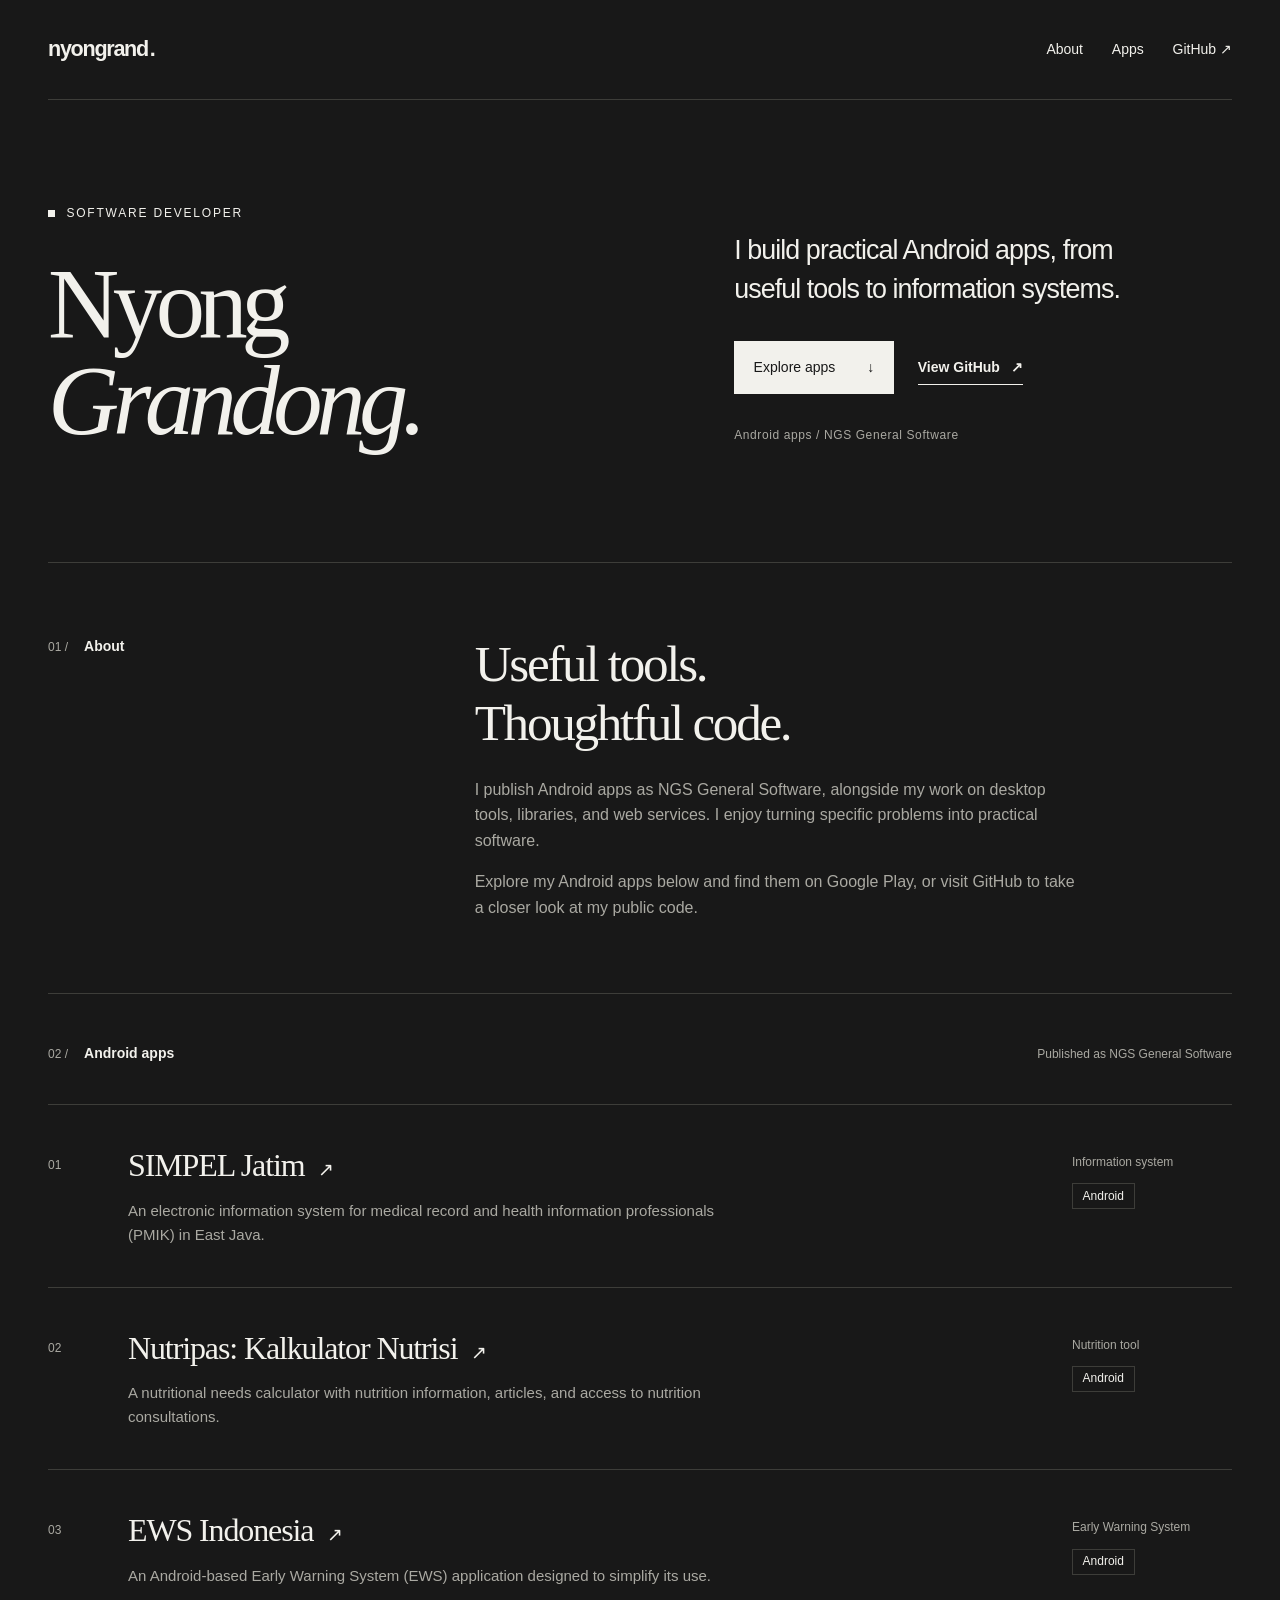
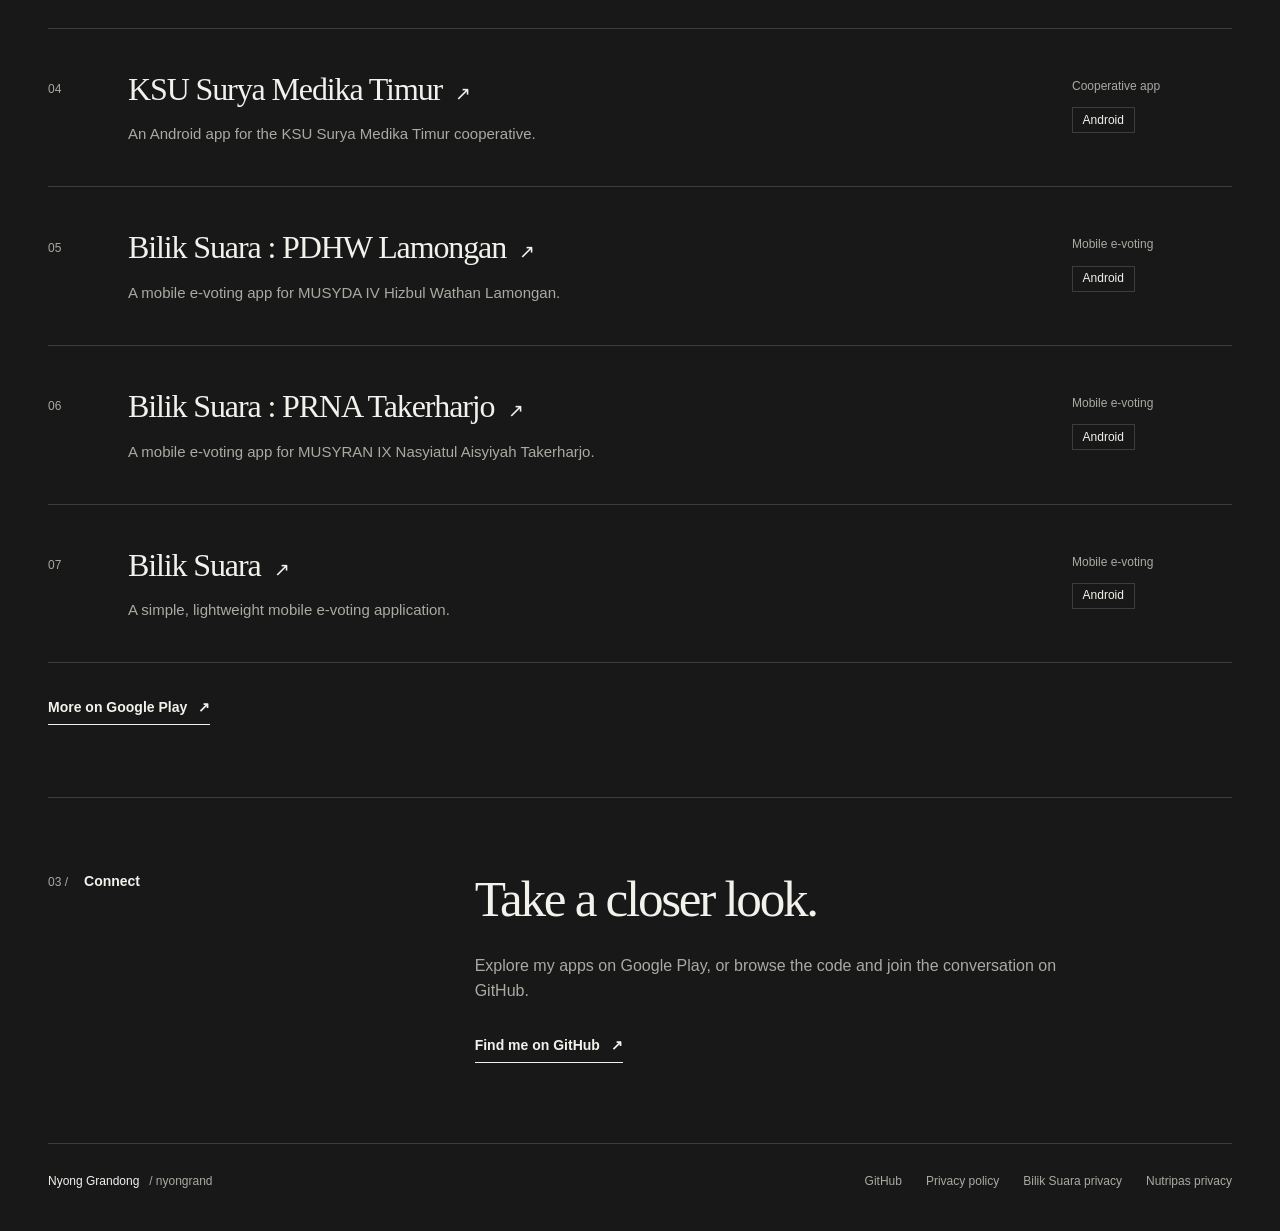
<file: index.html>
<!DOCTYPE html>
<html lang="en">
  <head>
    <meta charset="utf-8">
    <meta name="viewport" content="width=device-width, initial-scale=1">
    <meta name="description" content="Explore Android apps by Nyong Grandong and NGS General Software, from nutrition tools and information systems to mobile e-voting. Find them on Google Play.">
    <meta name="theme-color" content="#181818">
    <title>Nyong Grandong — Software Developer</title>
    <link rel="icon" href="favicon.svg" type="image/svg+xml">
    <link rel="stylesheet" href="styles.css">
  </head>
  <body>
    <a class="skip-link" href="#main">Skip to content</a>
    <div class="page-shell">
      <header class="site-header">
        <a class="wordmark" href="./" aria-label="nyongrand home">nyongrand<span aria-hidden="true">.</span></a>
        <nav aria-label="Main navigation">
          <a href="#about">About</a>
          <a href="#projects">Apps</a>
          <a href="https://github.com/nyongrand">GitHub <span aria-hidden="true">↗</span></a>
        </nav>
      </header>
      <main id="main" tabindex="-1">
        <section class="hero" aria-labelledby="intro-title">
          <div class="hero-title">
            <p class="eyebrow"><span class="small-square" aria-hidden="true"></span> Software Developer</p>
            <h1 id="intro-title">Nyong<br><em>Grandong.</em></h1>
          </div>
          <div class="hero-intro">
            <p class="hero-description">I build practical Android apps, from useful tools to information systems.</p>
            <div class="hero-actions">
              <a class="button" href="#projects">Explore apps <span aria-hidden="true">↓</span></a>
              <a class="text-link" href="https://github.com/nyongrand">View GitHub <span aria-hidden="true">↗</span></a>
            </div>
            <p class="hero-note">Android apps / NGS General Software</p>
          </div>
        </section>
        <section class="about section-grid" id="about" aria-labelledby="about-title">
          <div class="section-label"><span aria-hidden="true">01 /</span><h2 id="about-title">About</h2></div>
          <div class="about-content">
            <p class="statement">Useful tools.<br>Thoughtful code.</p>
            <p class="body-copy">I publish Android apps as NGS General Software, alongside my work on desktop tools, libraries, and web services. I enjoy turning specific problems into practical software.</p>
            <p class="body-copy">Explore my Android apps below and find them on Google Play, or visit GitHub to take a closer look at my public code.</p>
          </div>
        </section>
        <section class="projects" id="projects" aria-labelledby="projects-title">
          <div class="projects-heading">
            <div class="section-label"><span aria-hidden="true">02 /</span><h2 id="projects-title">Android apps</h2></div>
            <span class="section-aside">Published as NGS General Software</span>
          </div>
          <ol class="project-list">
            <li class="project">
              <span class="project-number" aria-hidden="true">01</span>
              <div class="project-main">
                <h3><a href="https://play.google.com/store/apps/details?id=com.nyongrand.pormiki.jatim">SIMPEL Jatim <span aria-hidden="true">↗</span></a></h3>
                <p>An electronic information system for medical record and health information professionals (PMIK) in East Java.</p>
              </div>
              <div class="project-meta"><span>Information system</span><span class="technology">Android</span></div>
            </li>
            <li class="project">
              <span class="project-number" aria-hidden="true">02</span>
              <div class="project-main">
                <h3><a href="https://play.google.com/store/apps/details?id=com.nyongrand.alimak">Nutripas: Kalkulator Nutrisi <span aria-hidden="true">↗</span></a></h3>
                <p>A nutritional needs calculator with nutrition information, articles, and access to nutrition consultations.</p>
              </div>
              <div class="project-meta"><span>Nutrition tool</span><span class="technology">Android</span></div>
            </li>
            <li class="project">
              <span class="project-number" aria-hidden="true">03</span>
              <div class="project-main">
                <h3><a href="https://play.google.com/store/apps/details?id=com.nyongrand.ews">EWS Indonesia <span aria-hidden="true">↗</span></a></h3>
                <p>An Android-based Early Warning System (EWS) application designed to simplify its use.</p>
              </div>
              <div class="project-meta"><span>Early Warning System</span><span class="technology">Android</span></div>
            </li>
            <li class="project">
              <span class="project-number" aria-hidden="true">04</span>
              <div class="project-main">
                <h3><a href="https://play.google.com/store/apps/details?id=com.nyongrand.ksusmt">KSU Surya Medika Timur <span aria-hidden="true">↗</span></a></h3>
                <p>An Android app for the KSU Surya Medika Timur cooperative.</p>
              </div>
              <div class="project-meta"><span>Cooperative app</span><span class="technology">Android</span></div>
            </li>
            <li class="project">
              <span class="project-number" aria-hidden="true">05</span>
              <div class="project-main">
                <h3><a href="https://play.google.com/store/apps/details?id=com.nyongrand.biliksuara">Bilik Suara : PDHW Lamongan <span aria-hidden="true">↗</span></a></h3>
                <p>A mobile e-voting app for MUSYDA IV Hizbul Wathan Lamongan.</p>
              </div>
              <div class="project-meta"><span>Mobile e-voting</span><span class="technology">Android</span></div>
            </li>
            <li class="project">
              <span class="project-number" aria-hidden="true">06</span>
              <div class="project-main">
                <h3><a href="https://play.google.com/store/apps/details?id=com.nyongrand.biliksuara.alt1">Bilik Suara : PRNA Takerharjo <span aria-hidden="true">↗</span></a></h3>
                <p>A mobile e-voting app for MUSYRAN IX Nasyiatul Aisyiyah Takerharjo.</p>
              </div>
              <div class="project-meta"><span>Mobile e-voting</span><span class="technology">Android</span></div>
            </li>
            <li class="project">
              <span class="project-number" aria-hidden="true">07</span>
              <div class="project-main">
                <h3><a href="https://play.google.com/store/apps/details?id=com.nyongrand.biliksuara.alt2">Bilik Suara <span aria-hidden="true">↗</span></a></h3>
                <p>A simple, lightweight mobile e-voting application.</p>
              </div>
              <div class="project-meta"><span>Mobile e-voting</span><span class="technology">Android</span></div>
            </li>
          </ol>
          <a class="text-link all-projects" href="https://play.google.com/store/apps/dev?id=7903579975704924062">More on Google Play <span aria-hidden="true">↗</span></a>
        </section>
        <section class="connect section-grid" aria-labelledby="connect-title">
          <div class="section-label"><span aria-hidden="true">03 /</span><h2 id="connect-title">Connect</h2></div>
          <div class="connect-content">
            <p class="statement">Take a closer look.</p>
            <p class="body-copy">Explore my apps on Google Play, or browse the code and join the conversation on GitHub.</p>
            <a class="text-link" href="https://github.com/nyongrand">Find me on GitHub <span aria-hidden="true">↗</span></a>
          </div>
        </section>
      </main>
      <footer class="site-footer">
        <p>Nyong Grandong <span class="footer-handle">/ nyongrand</span></p>
        <nav aria-label="Footer navigation">
          <a href="https://github.com/nyongrand">GitHub</a>
          <a href="/umum/kebijakan_privasi.html">Privacy policy</a>
          <a href="/bilik-suara/kebijakan_privasi.html">Bilik Suara privacy</a>
          <a href="/nutripas/kebijakan_privasi.html">Nutripas privacy</a>
        </nav>
      </footer>
    </div>
  </body>
</html>
</file>
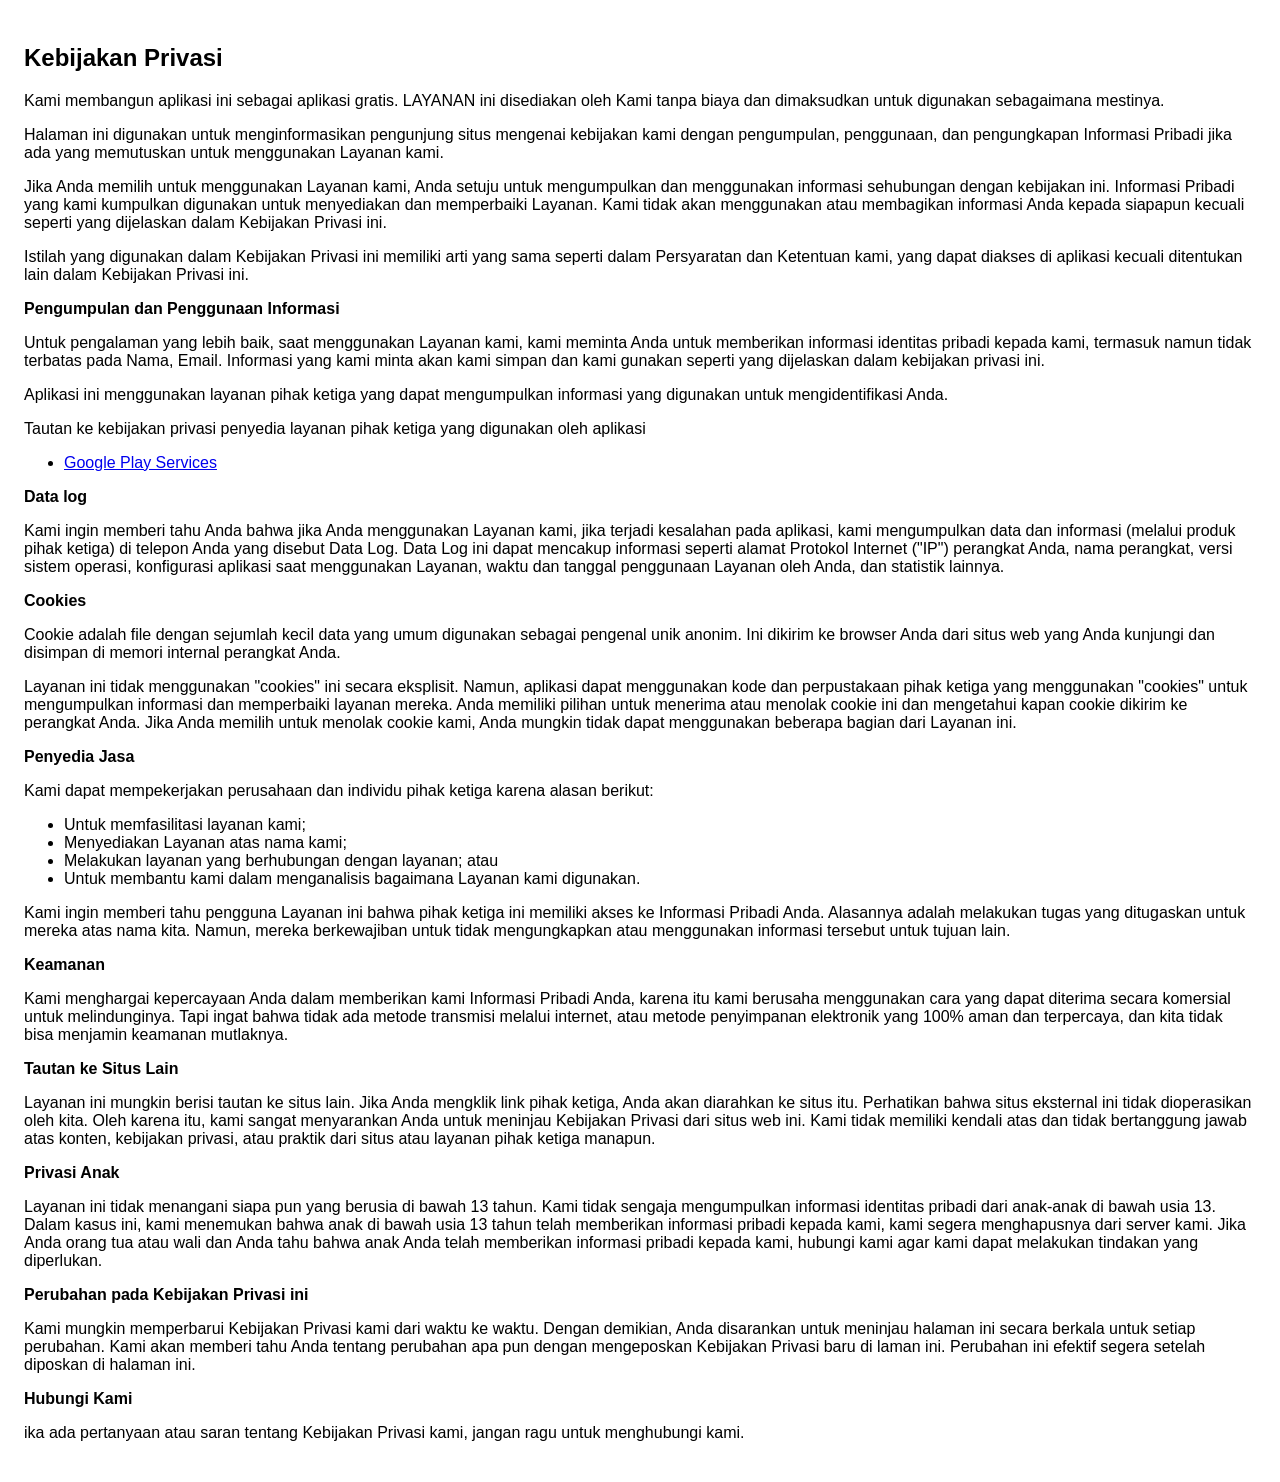
<file: kebijakan_privasi.html>
<!DOCTYPE html>
<html lang="id">
<head>
  <meta charset="utf-8">
  <meta name="viewport" content="width=device-width, initial-scale=1">
  <meta http-equiv="refresh" content="0; url=/umum/kebijakan_privasi.html">
  <link rel="canonical" href="https://nyongrand.github.io/umum/kebijakan_privasi.html">
  <title>Kebijakan Privasi</title>
</head>
<body>
  <p>Halaman kebijakan privasi telah dipindahkan. <a href="/umum/kebijakan_privasi.html">Buka Kebijakan Privasi</a>.</p>
</body>
</html>
</file>
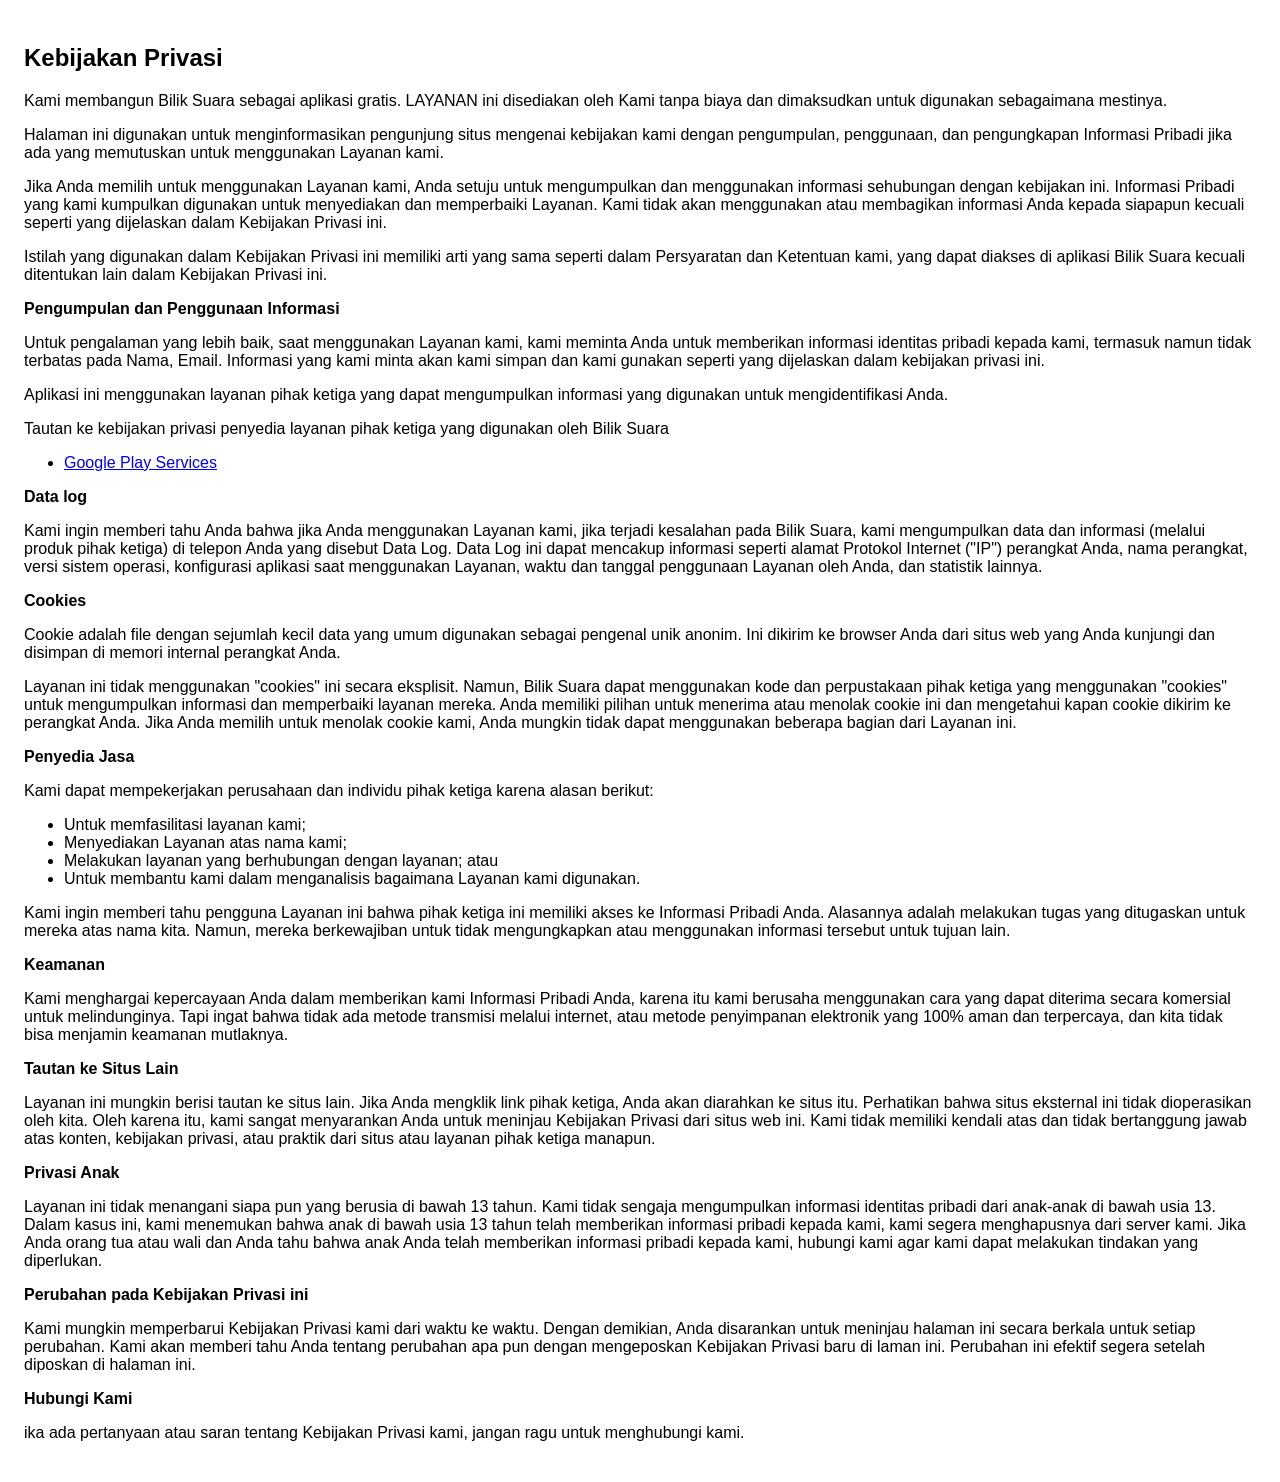
<file: kebijakan_privasi_bilik_suara.html>
<!DOCTYPE html>
<html lang="id">
<head>
  <meta charset="utf-8">
  <meta name="viewport" content="width=device-width, initial-scale=1">
  <meta http-equiv="refresh" content="0; url=/bilik-suara/kebijakan_privasi.html">
  <link rel="canonical" href="https://nyongrand.github.io/bilik-suara/kebijakan_privasi.html">
  <title>Kebijakan Privasi Bilik Suara</title>
</head>
<body>
  <p>Halaman kebijakan privasi telah dipindahkan. <a href="/bilik-suara/kebijakan_privasi.html">Buka Kebijakan Privasi Bilik Suara</a>.</p>
</body>
</html>
</file>
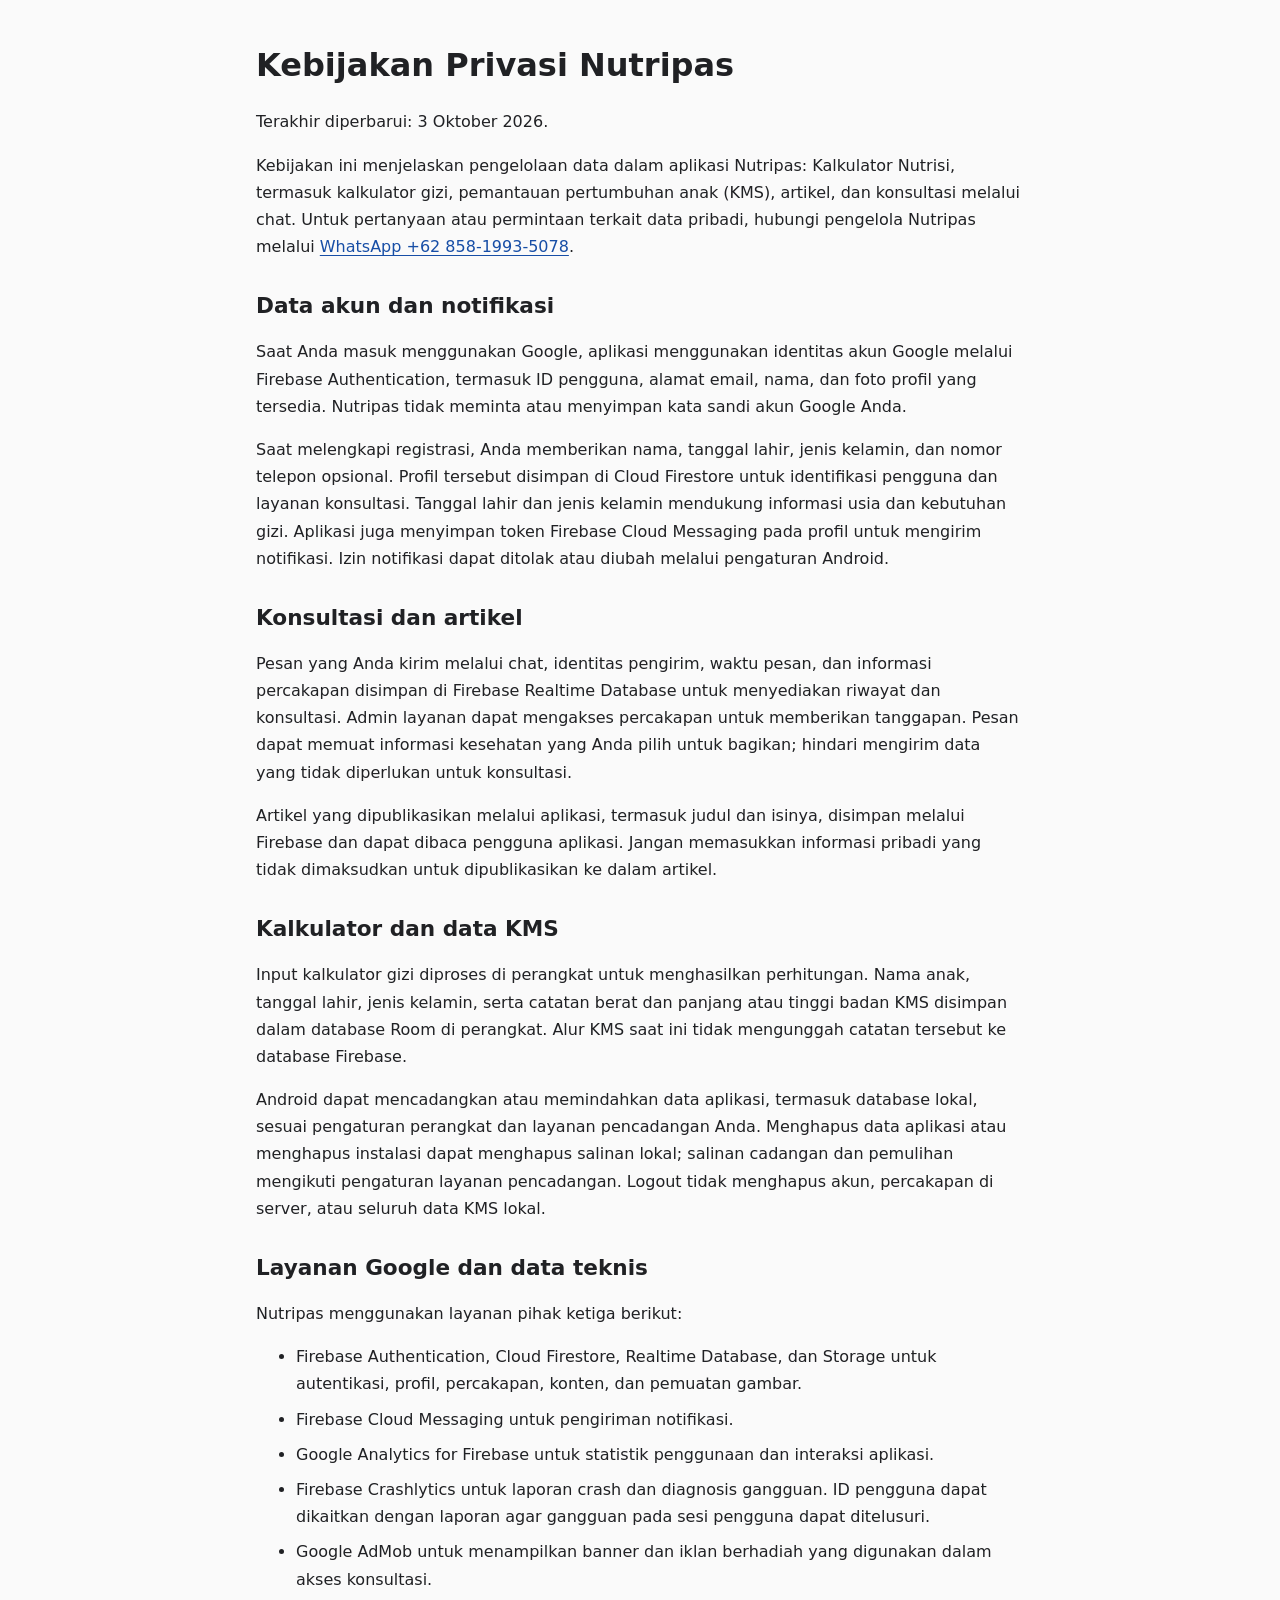
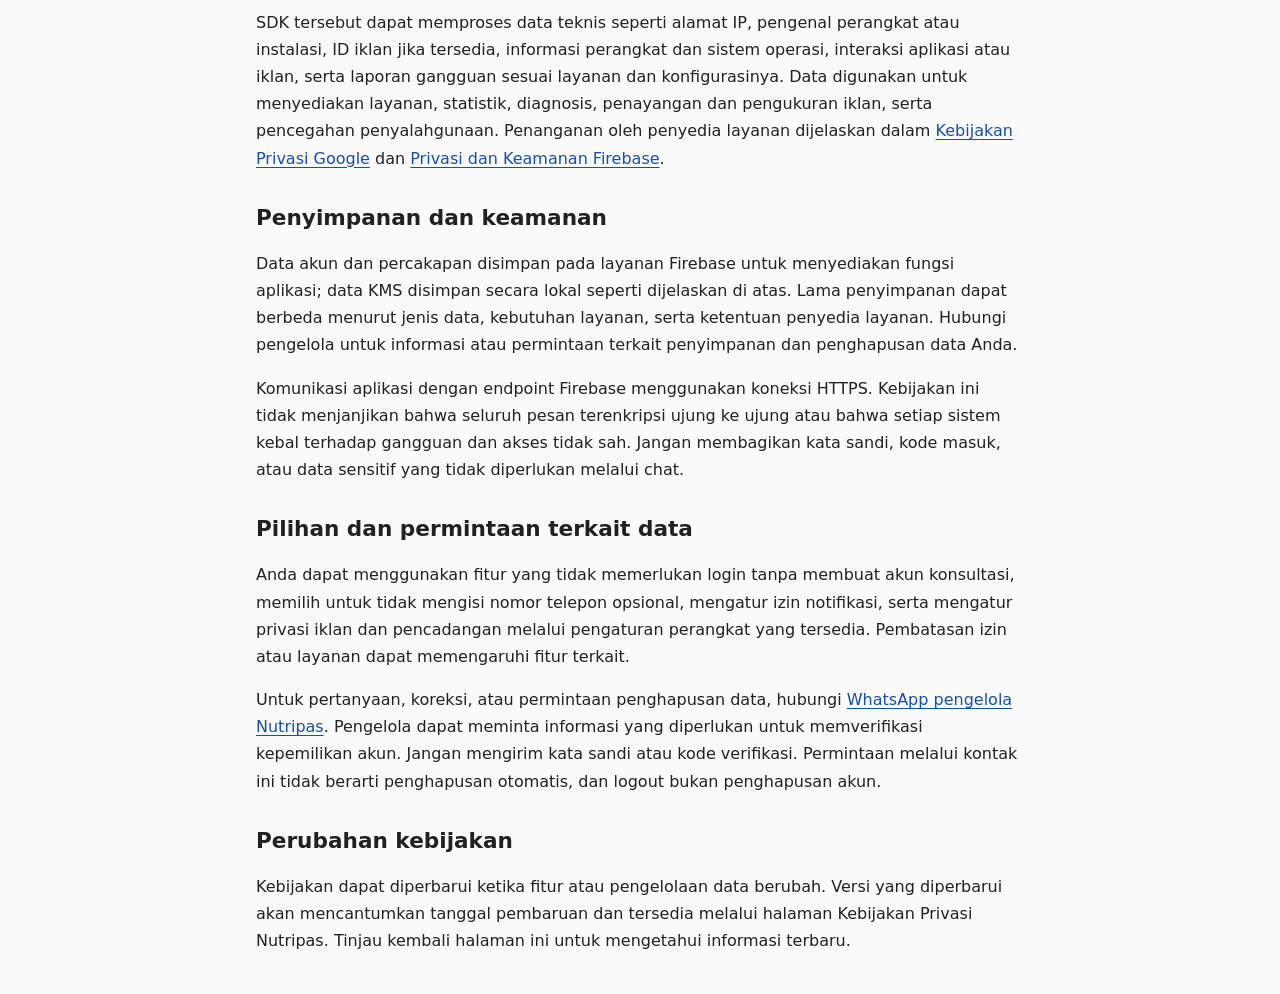
<file: kebijakan_privasi_nutripas.html>
<!DOCTYPE html>
<html lang="id">
<head>
  <meta charset="utf-8">
  <meta name="viewport" content="width=device-width, initial-scale=1">
  <meta http-equiv="refresh" content="0; url=/nutripas/kebijakan_privasi.html">
  <link rel="canonical" href="https://nyongrand.github.io/nutripas/kebijakan_privasi.html">
  <title>Kebijakan Privasi Nutripas</title>
</head>
<body>
  <p>Halaman kebijakan privasi telah dipindahkan. <a href="/nutripas/kebijakan_privasi.html">Buka Kebijakan Privasi Nutripas</a>.</p>
</body>
</html>
</file>
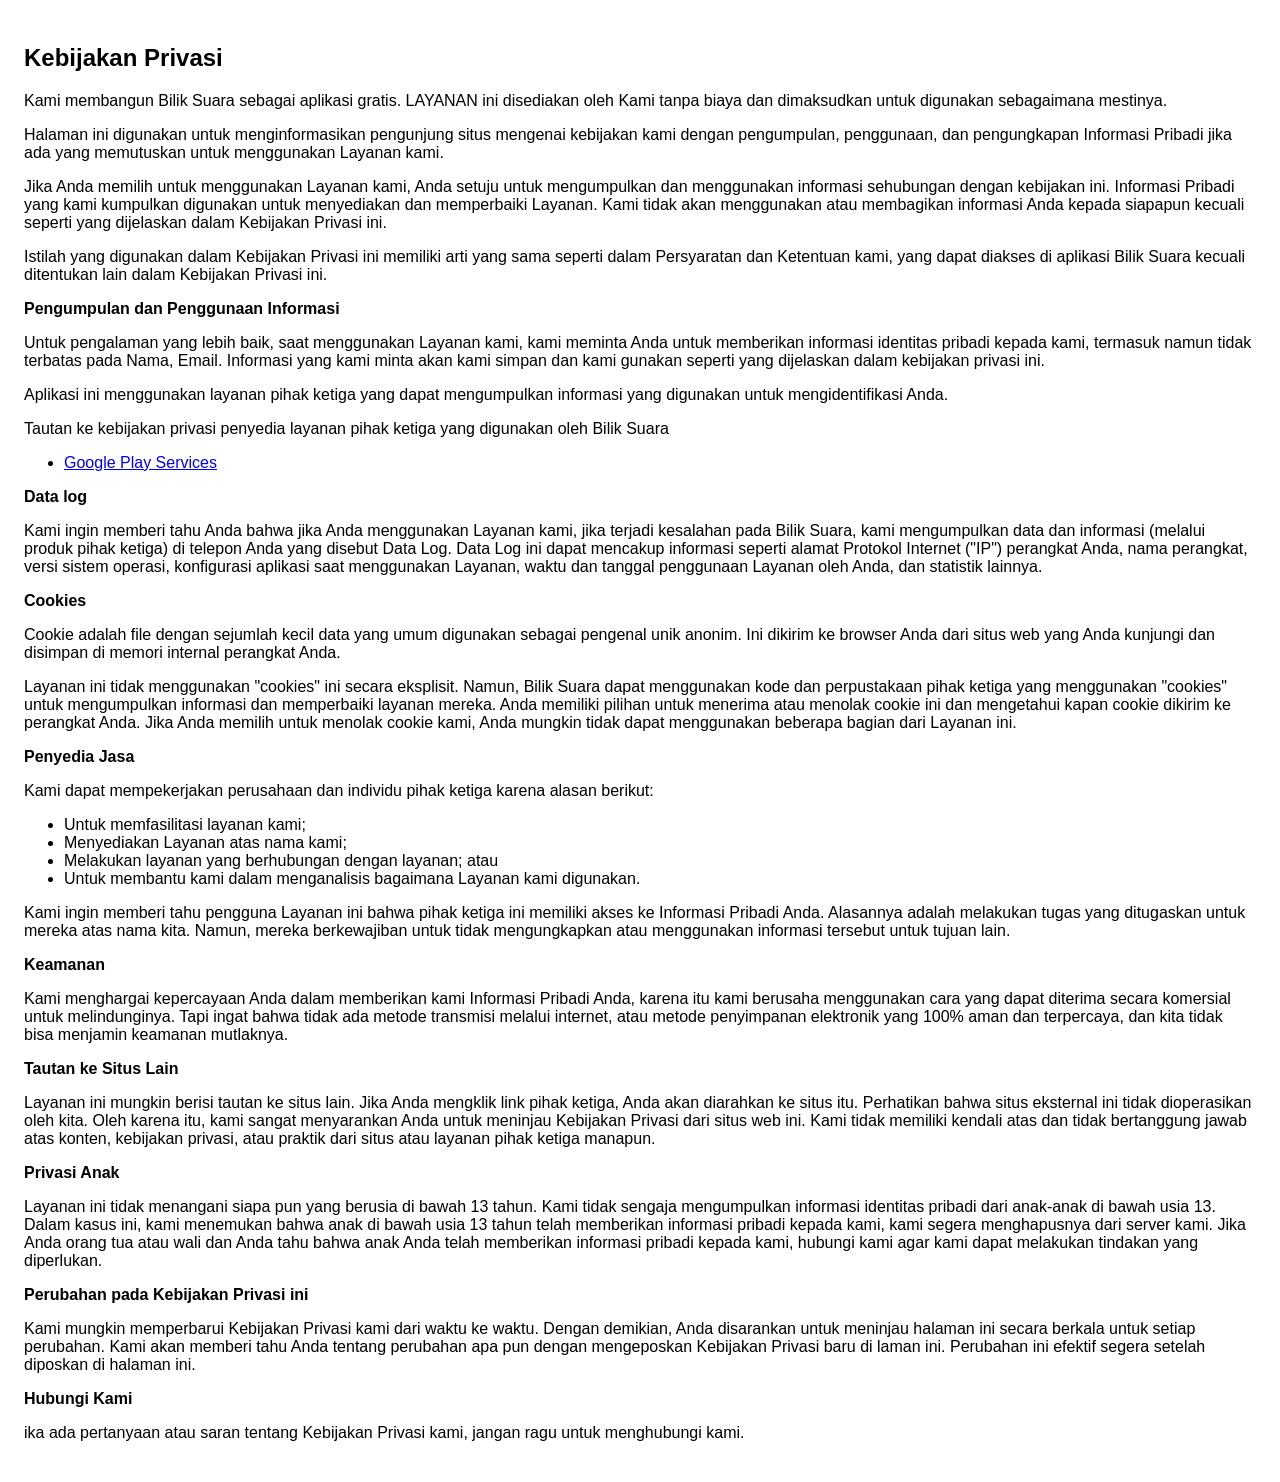
<file: bilik-suara/kebijakan_privasi.html>
<!DOCTYPE html>
<html><head><meta http-equiv="Content-Type" content="text/html; charset=UTF-8">

    <meta name="viewport" content="width=device-width">
    <title>Kebijakan Privasi Bilik Suara</title>
    <style>body{font-family: "Helvetica Neue", Helvetica, Arial, sans-serif; padding:1em;}</style>
  </head>
  <body>
    <h2>Kebijakan Privasi</h2>
    <p> Kami membangun Bilik Suara sebagai aplikasi gratis. LAYANAN ini disediakan oleh Kami tanpa biaya dan dimaksudkan untuk digunakan sebagaimana mestinya.
    </p>
    <p>Halaman ini digunakan untuk menginformasikan pengunjung situs mengenai kebijakan kami dengan pengumpulan, penggunaan, dan pengungkapan Informasi Pribadi jika ada yang memutuskan untuk menggunakan Layanan kami.
    </p>
    <p>Jika Anda memilih untuk menggunakan Layanan kami, Anda setuju untuk mengumpulkan dan menggunakan informasi sehubungan dengan kebijakan ini. Informasi Pribadi yang kami kumpulkan digunakan untuk menyediakan dan memperbaiki Layanan. Kami tidak akan menggunakan atau membagikan informasi Anda kepada siapapun kecuali seperti yang dijelaskan dalam Kebijakan Privasi ini.
    </p>
    <p>Istilah yang digunakan dalam Kebijakan Privasi ini memiliki arti yang sama seperti dalam Persyaratan dan Ketentuan kami, yang dapat diakses di aplikasi Bilik Suara kecuali ditentukan lain dalam Kebijakan Privasi ini.
    </p>
    <p><strong>Pengumpulan dan Penggunaan Informasi</strong></p>
    <p>Untuk pengalaman yang lebih baik, saat menggunakan Layanan kami, kami meminta Anda untuk memberikan informasi identitas pribadi kepada kami, termasuk namun tidak terbatas pada Nama, Email. Informasi yang kami minta akan kami simpan dan kami gunakan seperti yang dijelaskan dalam kebijakan privasi ini.
    </p>
    <p>Aplikasi ini menggunakan layanan pihak ketiga yang dapat mengumpulkan informasi yang digunakan untuk mengidentifikasi Anda.</p>
    <div>
      <p>Tautan ke kebijakan privasi penyedia layanan pihak ketiga yang digunakan oleh Bilik Suara </p>
      <ul>
        <li><a href="http://www.google.com/intl/id_id/policies/privacy/" target="_blank">Google Play Services</a></li>
        <!----> <!----> <!---->
      </ul>
    </div>
    <p><strong>Data log</strong></p>
    <p>Kami ingin memberi tahu Anda bahwa jika Anda menggunakan Layanan kami, jika terjadi kesalahan pada Bilik Suara, kami mengumpulkan data dan informasi (melalui produk pihak ketiga) di telepon Anda yang disebut Data Log. Data Log ini dapat mencakup informasi seperti alamat Protokol Internet ("IP") perangkat Anda, nama perangkat, versi sistem operasi, konfigurasi aplikasi saat menggunakan Layanan, waktu dan tanggal penggunaan Layanan oleh Anda, dan statistik lainnya.
    </p>
    <p><strong>Cookies</strong></p>
    <p>Cookie adalah file dengan sejumlah kecil data yang umum digunakan sebagai pengenal unik anonim. Ini dikirim ke browser Anda dari situs web yang Anda kunjungi dan disimpan di memori internal perangkat Anda.
    </p>
    <p>Layanan ini tidak menggunakan "cookies" ini secara eksplisit. Namun, Bilik Suara dapat menggunakan kode dan perpustakaan pihak ketiga yang menggunakan "cookies" untuk mengumpulkan informasi dan memperbaiki layanan mereka. Anda memiliki pilihan untuk menerima atau menolak cookie ini dan mengetahui kapan cookie dikirim ke perangkat Anda. Jika Anda memilih untuk menolak cookie kami, Anda mungkin tidak dapat menggunakan beberapa bagian dari Layanan ini.
    </p>
    <p><strong>Penyedia Jasa</strong></p>
    <p>Kami dapat mempekerjakan perusahaan dan individu pihak ketiga karena alasan berikut:</p>
    <ul>
      <li>Untuk memfasilitasi layanan kami;</li>
      <li>Menyediakan Layanan atas nama kami;</li>
      <li>Melakukan layanan yang berhubungan dengan layanan; atau</li>
      <li>Untuk membantu kami dalam menganalisis bagaimana Layanan kami digunakan.</li>
    </ul>
    <p>Kami ingin memberi tahu pengguna Layanan ini bahwa pihak ketiga ini memiliki akses ke Informasi Pribadi Anda. Alasannya adalah melakukan tugas yang ditugaskan untuk mereka atas nama kita. Namun, mereka berkewajiban untuk tidak mengungkapkan atau menggunakan informasi tersebut untuk tujuan lain.
    </p>
    <p><strong>Keamanan</strong></p>
    <p>Kami menghargai kepercayaan Anda dalam memberikan kami Informasi Pribadi Anda, karena itu kami berusaha menggunakan cara yang dapat diterima secara komersial untuk melindunginya. Tapi ingat bahwa tidak ada metode transmisi melalui internet, atau metode penyimpanan elektronik yang 100% aman dan terpercaya, dan kita tidak bisa menjamin keamanan mutlaknya.
    </p>
    <p><strong>Tautan ke Situs Lain</strong></p>
    <p>Layanan ini mungkin berisi tautan ke situs lain. Jika Anda mengklik link pihak ketiga, Anda akan diarahkan ke situs itu. Perhatikan bahwa situs eksternal ini tidak dioperasikan oleh kita. Oleh karena itu, kami sangat menyarankan Anda untuk meninjau Kebijakan Privasi dari situs web ini. Kami tidak memiliki kendali atas dan tidak bertanggung jawab atas konten, kebijakan privasi, atau praktik dari situs atau layanan pihak ketiga manapun.
    </p>
    <p><strong>Privasi Anak</strong></p>
    <p>Layanan ini tidak menangani siapa pun yang berusia di bawah 13 tahun. Kami tidak sengaja mengumpulkan informasi identitas pribadi dari anak-anak di bawah usia 13. Dalam kasus ini, kami menemukan bahwa anak di bawah usia 13 tahun telah memberikan informasi pribadi kepada kami, kami segera menghapusnya dari server kami. Jika Anda orang tua atau wali dan Anda tahu bahwa anak Anda telah memberikan informasi pribadi kepada kami, hubungi kami agar kami dapat melakukan tindakan yang diperlukan.
    </p>
    <p><strong>Perubahan pada Kebijakan Privasi ini</strong></p>
    <p>Kami mungkin memperbarui Kebijakan Privasi kami dari waktu ke waktu. Dengan demikian, Anda disarankan untuk meninjau halaman ini secara berkala untuk setiap perubahan. Kami akan memberi tahu Anda tentang perubahan apa pun dengan mengeposkan Kebijakan Privasi baru di laman ini. Perubahan ini efektif segera setelah diposkan di halaman ini.
    </p>
    <p><strong>Hubungi Kami</strong></p>
    <p>ika ada pertanyaan atau saran tentang Kebijakan Privasi kami, jangan ragu untuk menghubungi kami.
    </p>

</body></html>
</file>
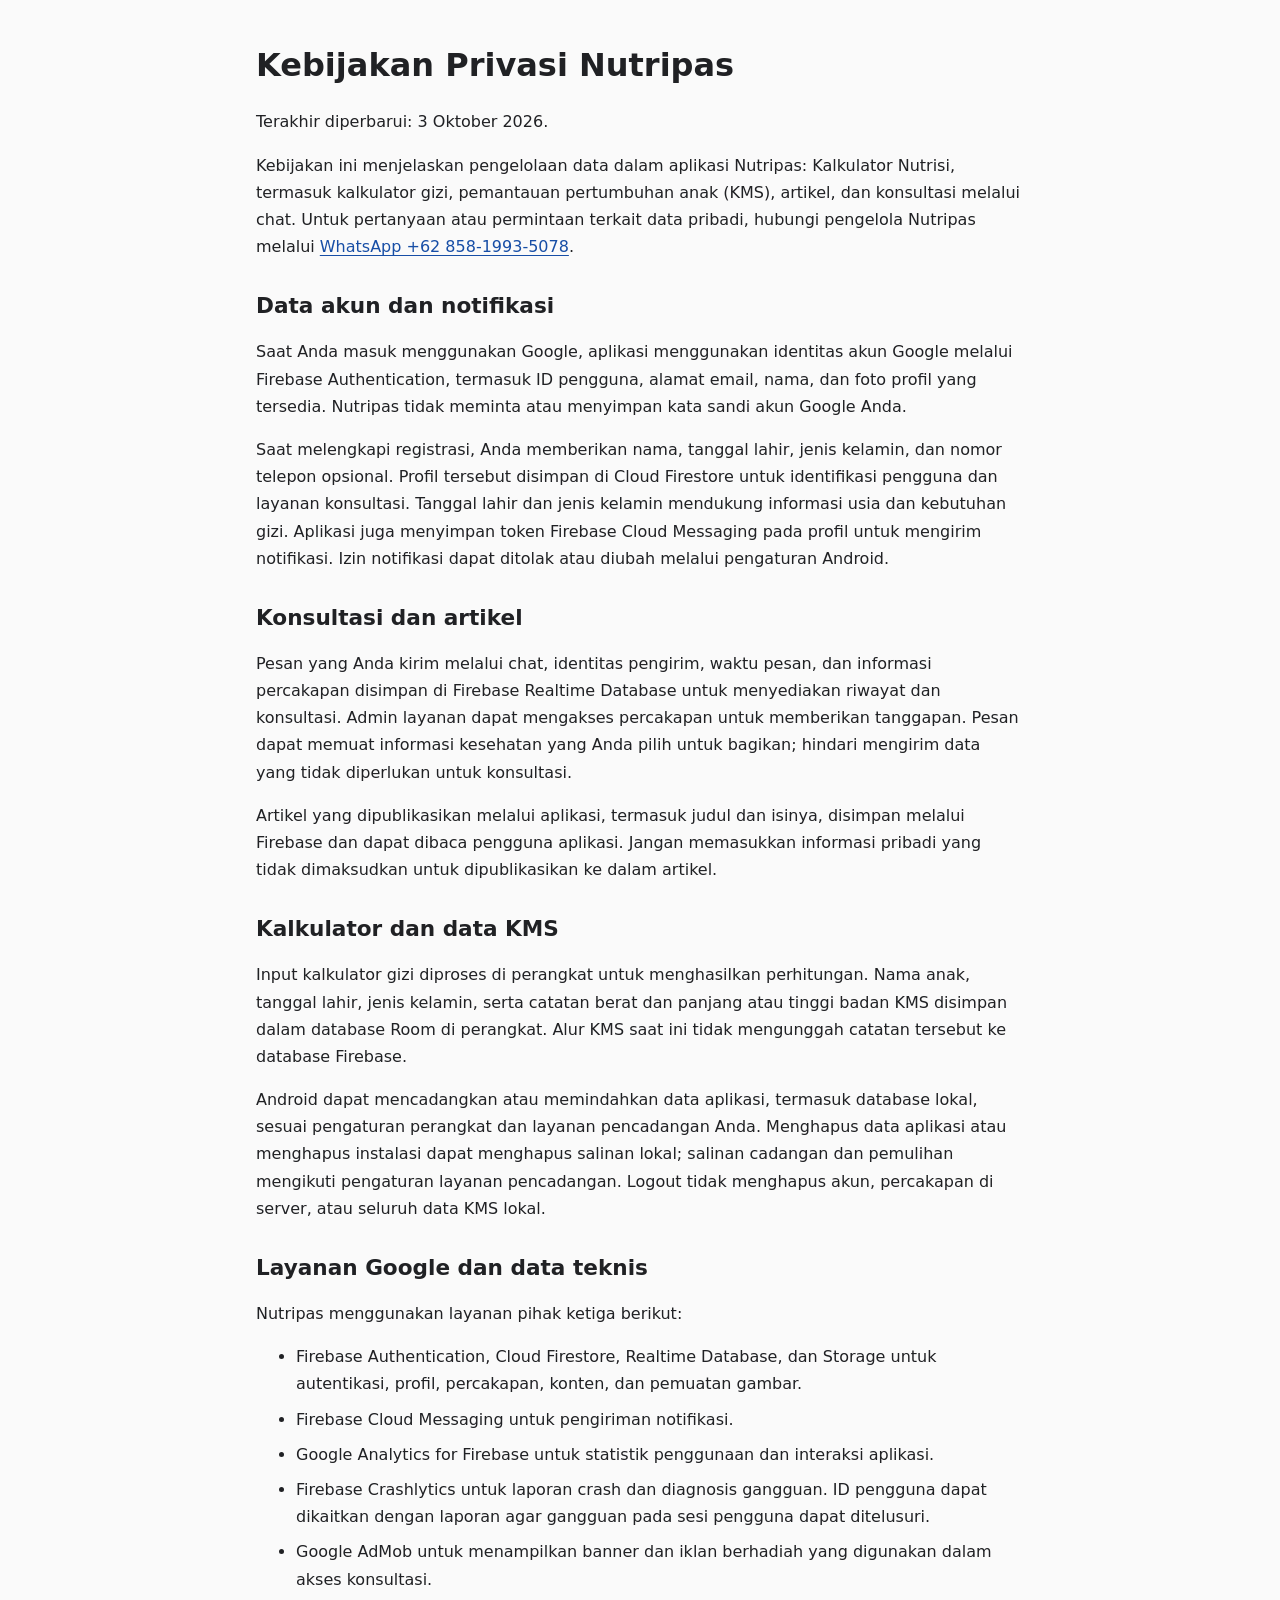
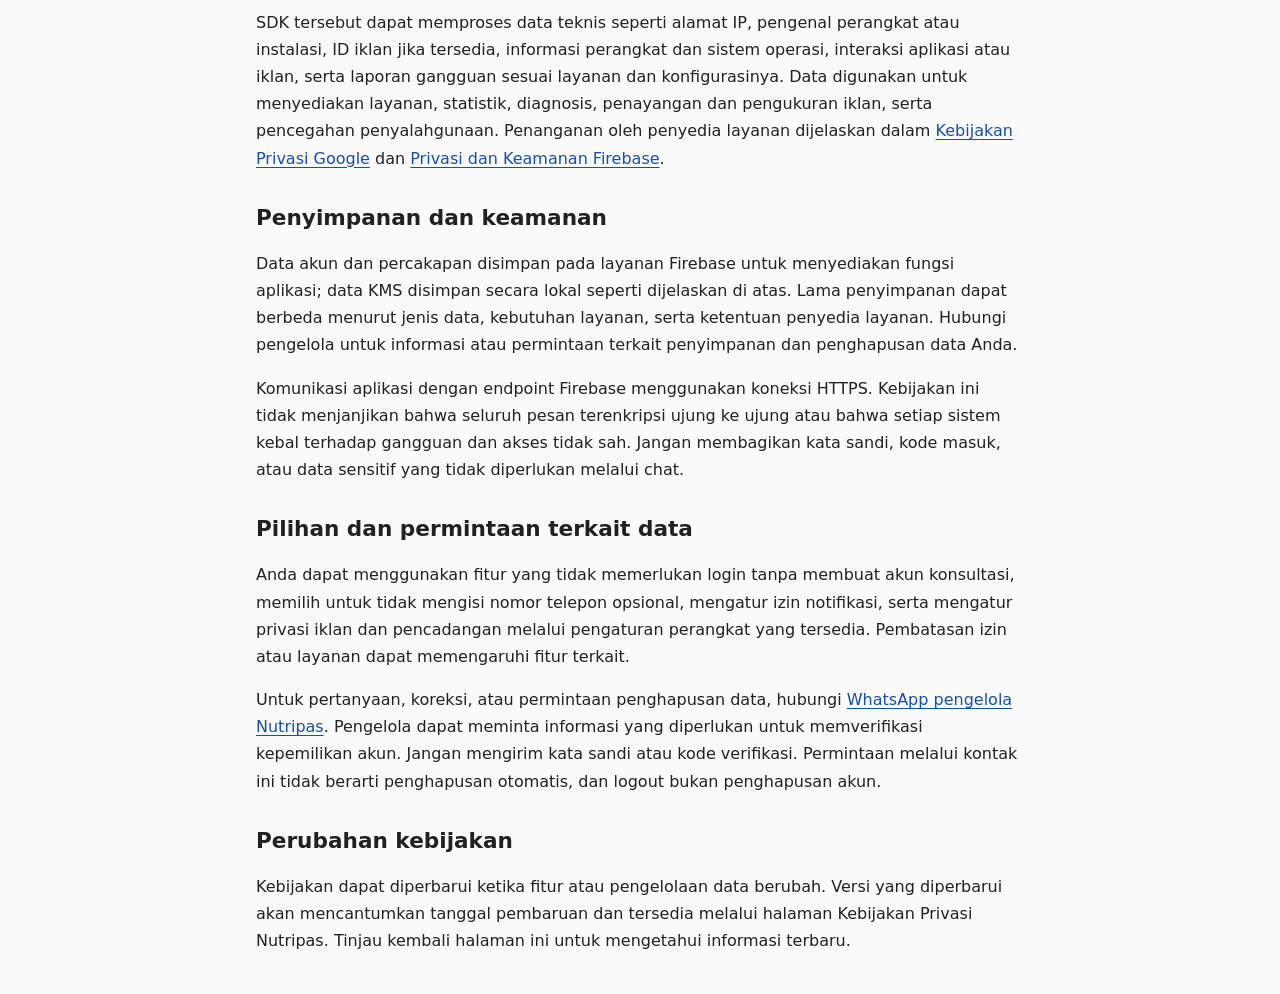
<file: nutripas/kebijakan_privasi.html>
<!DOCTYPE html>
<html lang="id">
<head>
<meta charset="utf-8">
<meta name="viewport" content="width=device-width, initial-scale=1">
<meta name="description" content="Kebijakan Privasi Nutripas: Kalkulator Nutrisi, KMS, artikel, dan konsultasi.">
<title>Kebijakan Privasi Nutripas</title>
<style>
:root { color-scheme: light dark; }
body { margin: 0; background: #fafafa; color: #202124; font: 1rem/1.7 system-ui, sans-serif; }
main { max-width: 48rem; margin: auto; padding: 1.5rem; overflow-wrap: anywhere; }
h1, h2 { line-height: 1.3; }
h1 { font-size: 2rem; }
h2 { font-size: 1.35rem; margin-top: 2rem; }
a { color: #174ea6; text-underline-offset: .2em; }
a:focus-visible { outline: 3px solid currentColor; outline-offset: 3px; }
li { margin-block: .5rem; }
@media (prefers-color-scheme: dark) {
body { background: #181818; color: #f2f1ec; }
a { color: #a8c7fa; }
}
</style>
</head>
<body>
<main>
<h1>Kebijakan Privasi Nutripas</h1>
<p>Terakhir diperbarui: 3 Oktober 2026.</p>
<p>Kebijakan ini menjelaskan pengelolaan data dalam aplikasi Nutripas: Kalkulator Nutrisi, termasuk kalkulator gizi, pemantauan pertumbuhan anak (KMS), artikel, dan konsultasi melalui chat. Untuk pertanyaan atau permintaan terkait data pribadi, hubungi pengelola Nutripas melalui <a href="https://wa.me/6285819935078">WhatsApp +62 858-1993-5078</a>.</p>
<h2>Data akun dan notifikasi</h2>
<p>Saat Anda masuk menggunakan Google, aplikasi menggunakan identitas akun Google melalui Firebase Authentication, termasuk ID pengguna, alamat email, nama, dan foto profil yang tersedia. Nutripas tidak meminta atau menyimpan kata sandi akun Google Anda.</p>
<p>Saat melengkapi registrasi, Anda memberikan nama, tanggal lahir, jenis kelamin, dan nomor telepon opsional. Profil tersebut disimpan di Cloud Firestore untuk identifikasi pengguna dan layanan konsultasi. Tanggal lahir dan jenis kelamin mendukung informasi usia dan kebutuhan gizi. Aplikasi juga menyimpan token Firebase Cloud Messaging pada profil untuk mengirim notifikasi. Izin notifikasi dapat ditolak atau diubah melalui pengaturan Android.</p>
<h2>Konsultasi dan artikel</h2>
<p>Pesan yang Anda kirim melalui chat, identitas pengirim, waktu pesan, dan informasi percakapan disimpan di Firebase Realtime Database untuk menyediakan riwayat dan konsultasi. Admin layanan dapat mengakses percakapan untuk memberikan tanggapan. Pesan dapat memuat informasi kesehatan yang Anda pilih untuk bagikan; hindari mengirim data yang tidak diperlukan untuk konsultasi.</p>
<p>Artikel yang dipublikasikan melalui aplikasi, termasuk judul dan isinya, disimpan melalui Firebase dan dapat dibaca pengguna aplikasi. Jangan memasukkan informasi pribadi yang tidak dimaksudkan untuk dipublikasikan ke dalam artikel.</p>
<h2>Kalkulator dan data KMS</h2>
<p>Input kalkulator gizi diproses di perangkat untuk menghasilkan perhitungan. Nama anak, tanggal lahir, jenis kelamin, serta catatan berat dan panjang atau tinggi badan KMS disimpan dalam database Room di perangkat. Alur KMS saat ini tidak mengunggah catatan tersebut ke database Firebase.</p>
<p>Android dapat mencadangkan atau memindahkan data aplikasi, termasuk database lokal, sesuai pengaturan perangkat dan layanan pencadangan Anda. Menghapus data aplikasi atau menghapus instalasi dapat menghapus salinan lokal; salinan cadangan dan pemulihan mengikuti pengaturan layanan pencadangan. Logout tidak menghapus akun, percakapan di server, atau seluruh data KMS lokal.</p>
<h2>Layanan Google dan data teknis</h2>
<p>Nutripas menggunakan layanan pihak ketiga berikut:</p>
<ul><li>Firebase Authentication, Cloud Firestore, Realtime Database, dan Storage untuk autentikasi, profil, percakapan, konten, dan pemuatan gambar.</li><li>Firebase Cloud Messaging untuk pengiriman notifikasi.</li><li>Google Analytics for Firebase untuk statistik penggunaan dan interaksi aplikasi.</li><li>Firebase Crashlytics untuk laporan crash dan diagnosis gangguan. ID pengguna dapat dikaitkan dengan laporan agar gangguan pada sesi pengguna dapat ditelusuri.</li><li>Google AdMob untuk menampilkan banner dan iklan berhadiah yang digunakan dalam akses konsultasi.</li></ul>
<p>SDK tersebut dapat memproses data teknis seperti alamat IP, pengenal perangkat atau instalasi, ID iklan jika tersedia, informasi perangkat dan sistem operasi, interaksi aplikasi atau iklan, serta laporan gangguan sesuai layanan dan konfigurasinya. Data digunakan untuk menyediakan layanan, statistik, diagnosis, penayangan dan pengukuran iklan, serta pencegahan penyalahgunaan. Penanganan oleh penyedia layanan dijelaskan dalam <a href="https://policies.google.com/privacy">Kebijakan Privasi Google</a> dan <a href="https://firebase.google.com/support/privacy">Privasi dan Keamanan Firebase</a>.</p>
<h2>Penyimpanan dan keamanan</h2>
<p>Data akun dan percakapan disimpan pada layanan Firebase untuk menyediakan fungsi aplikasi; data KMS disimpan secara lokal seperti dijelaskan di atas. Lama penyimpanan dapat berbeda menurut jenis data, kebutuhan layanan, serta ketentuan penyedia layanan. Hubungi pengelola untuk informasi atau permintaan terkait penyimpanan dan penghapusan data Anda.</p>
<p>Komunikasi aplikasi dengan endpoint Firebase menggunakan koneksi HTTPS. Kebijakan ini tidak menjanjikan bahwa seluruh pesan terenkripsi ujung ke ujung atau bahwa setiap sistem kebal terhadap gangguan dan akses tidak sah. Jangan membagikan kata sandi, kode masuk, atau data sensitif yang tidak diperlukan melalui chat.</p>
<h2>Pilihan dan permintaan terkait data</h2>
<p>Anda dapat menggunakan fitur yang tidak memerlukan login tanpa membuat akun konsultasi, memilih untuk tidak mengisi nomor telepon opsional, mengatur izin notifikasi, serta mengatur privasi iklan dan pencadangan melalui pengaturan perangkat yang tersedia. Pembatasan izin atau layanan dapat memengaruhi fitur terkait.</p>
<p>Untuk pertanyaan, koreksi, atau permintaan penghapusan data, hubungi <a href="https://wa.me/6285819935078">WhatsApp pengelola Nutripas</a>. Pengelola dapat meminta informasi yang diperlukan untuk memverifikasi kepemilikan akun. Jangan mengirim kata sandi atau kode verifikasi. Permintaan melalui kontak ini tidak berarti penghapusan otomatis, dan logout bukan penghapusan akun.</p>
<h2>Perubahan kebijakan</h2>
<p>Kebijakan dapat diperbarui ketika fitur atau pengelolaan data berubah. Versi yang diperbarui akan mencantumkan tanggal pembaruan dan tersedia melalui halaman Kebijakan Privasi Nutripas. Tinjau kembali halaman ini untuk mengetahui informasi terbaru.</p>
</main>
</body>
</html>
</file>
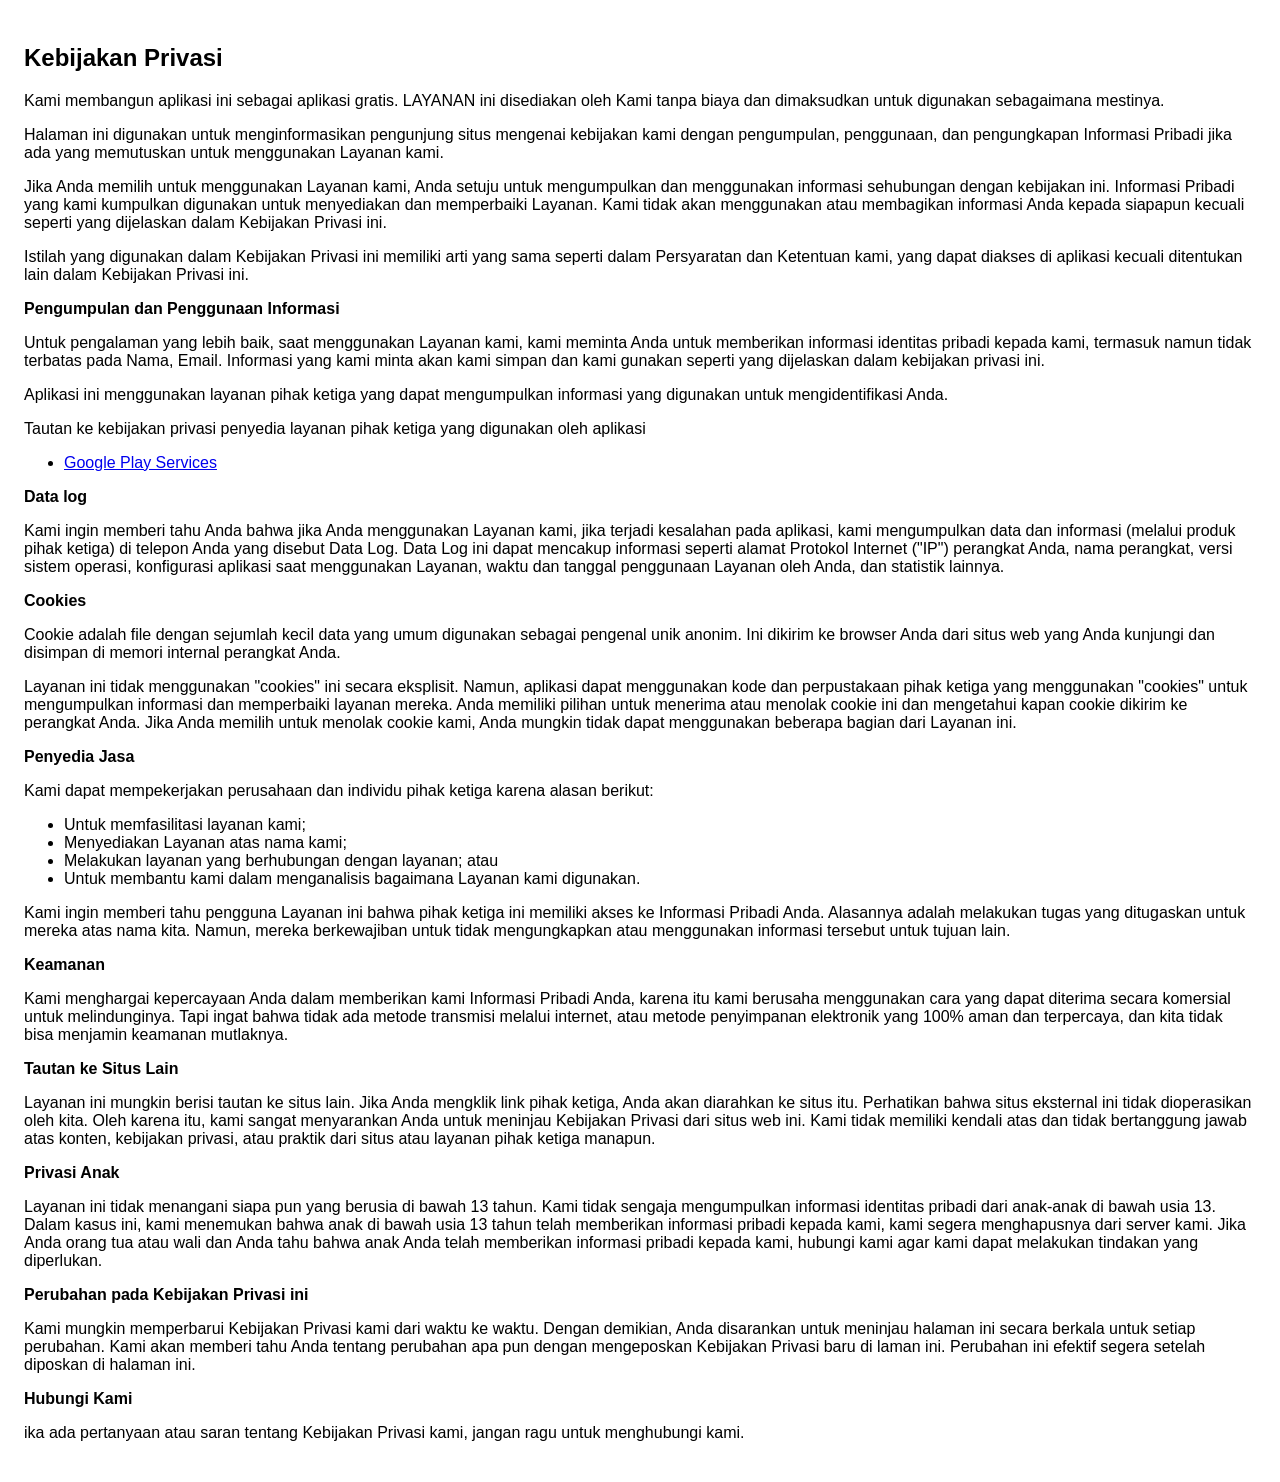
<file: umum/kebijakan_privasi.html>
<!DOCTYPE html>
<!-- saved from url=(0052)http://portal.rsmlamongan.com/kebijakan_privasi.html -->
<html><head><meta http-equiv="Content-Type" content="text/html; charset=UTF-8">

    <meta name="viewport" content="width=device-width">
    <title>Kebijakan Privasi</title>
    <style>body{font-family: "Helvetica Neue", Helvetica, Arial, sans-serif; padding:1em;}</style>
  </head>
  <body>
    <h2>Kebijakan Privasi</h2>
    <p> Kami membangun aplikasi ini sebagai aplikasi gratis. LAYANAN ini disediakan oleh Kami tanpa biaya dan dimaksudkan untuk digunakan sebagaimana mestinya.
    </p>
    <p>Halaman ini digunakan untuk menginformasikan pengunjung situs mengenai kebijakan kami dengan pengumpulan, penggunaan, dan pengungkapan Informasi Pribadi jika ada yang memutuskan untuk menggunakan Layanan kami.
    </p>
    <p>Jika Anda memilih untuk menggunakan Layanan kami, Anda setuju untuk mengumpulkan dan menggunakan informasi sehubungan dengan kebijakan ini. Informasi Pribadi yang kami kumpulkan digunakan untuk menyediakan dan memperbaiki Layanan. Kami tidak akan menggunakan atau membagikan informasi Anda kepada siapapun kecuali seperti yang dijelaskan dalam Kebijakan Privasi ini.
    </p>
    <p>Istilah yang digunakan dalam Kebijakan Privasi ini memiliki arti yang sama seperti dalam Persyaratan dan Ketentuan kami, yang dapat diakses di aplikasi kecuali ditentukan lain dalam Kebijakan Privasi ini.
    </p>
    <p><strong>Pengumpulan dan Penggunaan Informasi</strong></p>
    <p>Untuk pengalaman yang lebih baik, saat menggunakan Layanan kami, kami meminta Anda untuk memberikan informasi identitas pribadi kepada kami, termasuk namun tidak terbatas pada Nama, Email. Informasi yang kami minta akan kami simpan dan kami gunakan seperti yang dijelaskan dalam kebijakan privasi ini.
    </p>
    <p>Aplikasi ini menggunakan layanan pihak ketiga yang dapat mengumpulkan informasi yang digunakan untuk mengidentifikasi Anda.</p>
    <div>
      <p>Tautan ke kebijakan privasi penyedia layanan pihak ketiga yang digunakan oleh aplikasi </p>
      <ul>
        <li><a href="http://www.google.com/intl/id_id/policies/privacy/" target="_blank">Google Play Services</a></li>
        <!----> <!----> <!---->
      </ul>
    </div>
    <p><strong>Data log</strong></p>
    <p>Kami ingin memberi tahu Anda bahwa jika Anda menggunakan Layanan kami, jika terjadi kesalahan pada aplikasi, kami mengumpulkan data dan informasi (melalui produk pihak ketiga) di telepon Anda yang disebut Data Log. Data Log ini dapat mencakup informasi seperti alamat Protokol Internet ("IP") perangkat Anda, nama perangkat, versi sistem operasi, konfigurasi aplikasi saat menggunakan Layanan, waktu dan tanggal penggunaan Layanan oleh Anda, dan statistik lainnya.
    </p>
    <p><strong>Cookies</strong></p>
    <p>Cookie adalah file dengan sejumlah kecil data yang umum digunakan sebagai pengenal unik anonim. Ini dikirim ke browser Anda dari situs web yang Anda kunjungi dan disimpan di memori internal perangkat Anda.
    </p>
    <p>Layanan ini tidak menggunakan "cookies" ini secara eksplisit. Namun, aplikasi dapat menggunakan kode dan perpustakaan pihak ketiga yang menggunakan "cookies" untuk mengumpulkan informasi dan memperbaiki layanan mereka. Anda memiliki pilihan untuk menerima atau menolak cookie ini dan mengetahui kapan cookie dikirim ke perangkat Anda. Jika Anda memilih untuk menolak cookie kami, Anda mungkin tidak dapat menggunakan beberapa bagian dari Layanan ini.
    </p>
    <p><strong>Penyedia Jasa</strong></p>
    <p>Kami dapat mempekerjakan perusahaan dan individu pihak ketiga karena alasan berikut:</p>
    <ul>
      <li>Untuk memfasilitasi layanan kami;</li>
      <li>Menyediakan Layanan atas nama kami;</li>
      <li>Melakukan layanan yang berhubungan dengan layanan; atau</li>
      <li>Untuk membantu kami dalam menganalisis bagaimana Layanan kami digunakan.</li>
    </ul>
    <p>Kami ingin memberi tahu pengguna Layanan ini bahwa pihak ketiga ini memiliki akses ke Informasi Pribadi Anda. Alasannya adalah melakukan tugas yang ditugaskan untuk mereka atas nama kita. Namun, mereka berkewajiban untuk tidak mengungkapkan atau menggunakan informasi tersebut untuk tujuan lain.
    </p>
    <p><strong>Keamanan</strong></p>
    <p>Kami menghargai kepercayaan Anda dalam memberikan kami Informasi Pribadi Anda, karena itu kami berusaha menggunakan cara yang dapat diterima secara komersial untuk melindunginya. Tapi ingat bahwa tidak ada metode transmisi melalui internet, atau metode penyimpanan elektronik yang 100% aman dan terpercaya, dan kita tidak bisa menjamin keamanan mutlaknya.
    </p>
    <p><strong>Tautan ke Situs Lain</strong></p>
    <p>Layanan ini mungkin berisi tautan ke situs lain. Jika Anda mengklik link pihak ketiga, Anda akan diarahkan ke situs itu. Perhatikan bahwa situs eksternal ini tidak dioperasikan oleh kita. Oleh karena itu, kami sangat menyarankan Anda untuk meninjau Kebijakan Privasi dari situs web ini. Kami tidak memiliki kendali atas dan tidak bertanggung jawab atas konten, kebijakan privasi, atau praktik dari situs atau layanan pihak ketiga manapun.
    </p>
    <p><strong>Privasi Anak</strong></p>
    <p>Layanan ini tidak menangani siapa pun yang berusia di bawah 13 tahun. Kami tidak sengaja mengumpulkan informasi identitas pribadi dari anak-anak di bawah usia 13. Dalam kasus ini, kami menemukan bahwa anak di bawah usia 13 tahun telah memberikan informasi pribadi kepada kami, kami segera menghapusnya dari server kami. Jika Anda orang tua atau wali dan Anda tahu bahwa anak Anda telah memberikan informasi pribadi kepada kami, hubungi kami agar kami dapat melakukan tindakan yang diperlukan.
    </p>
    <p><strong>Perubahan pada Kebijakan Privasi ini</strong></p>
    <p>Kami mungkin memperbarui Kebijakan Privasi kami dari waktu ke waktu. Dengan demikian, Anda disarankan untuk meninjau halaman ini secara berkala untuk setiap perubahan. Kami akan memberi tahu Anda tentang perubahan apa pun dengan mengeposkan Kebijakan Privasi baru di laman ini. Perubahan ini efektif segera setelah diposkan di halaman ini.
    </p>
    <p><strong>Hubungi Kami</strong></p>
    <p>ika ada pertanyaan atau saran tentang Kebijakan Privasi kami, jangan ragu untuk menghubungi kami.
    </p>

</body></html>
</file>
<file: styles.css>
:root {
  color-scheme: dark;
  --paper: #181818;
  --ink: #f2f1ec;
  --muted: #aaa9a2;
  --line: #3d3d39;
  --serif: "Iowan Old Style", "Palatino Linotype", "Book Antiqua", Palatino, Georgia, serif;
  --sans: "Segoe UI", "Helvetica Neue", Helvetica, sans-serif;
}
* { box-sizing: border-box; }
html { scroll-behavior: smooth; scroll-padding-top: 2rem; }
body { margin: 0; background: var(--paper); color: var(--ink); font-family: var(--sans); line-height: 1.6; }
a { color: inherit; text-underline-offset: .25em; }
a:hover { text-decoration: underline; }
a:focus-visible { outline: 2px solid var(--ink); outline-offset: 5px; }
::selection { background: var(--ink); color: var(--paper); }
h1, h2, h3, p { margin: 0; }
.page-shell { width: min(100% - 6rem, 1200px); margin-inline: auto; }
.skip-link { position: absolute; top: 1rem; left: 1rem; z-index: 2; padding: .75rem 1rem; background: var(--ink); color: var(--paper); transform: translateY(-200%); }
.skip-link:focus { transform: translateY(0); }
.site-header { display: flex; align-items: center; justify-content: space-between; gap: 2rem; padding-block: 2rem; border-bottom: 1px solid var(--line); }
.wordmark { font-size: 1.35rem; font-weight: 650; letter-spacing: -.06em; text-decoration: none; }
.wordmark span { margin-left: .08em; }
nav { display: flex; flex-wrap: wrap; gap: 1.8rem; }
nav a { font-size: .875rem; text-decoration: none; }
.hero { display: grid; grid-template-columns: 1.25fr 1fr; align-items: end; gap: 4rem; padding-block: 6.5rem 7rem; }
.eyebrow { display: flex; align-items: center; gap: .7rem; font-size: .75rem; text-transform: uppercase; letter-spacing: .15em; margin-bottom: 2rem; }
.small-square { width: .45rem; height: .45rem; background: var(--ink); flex-shrink: 0; }
h1 { font-family: var(--serif); font-size: clamp(4rem, 7.7vw, 7rem); line-height: .99; letter-spacing: -.065em; font-weight: 400; }
h1 em { font-weight: 400; }
.hero-intro { padding-bottom: .3rem; }
.hero-description { max-width: 26rem; font-size: clamp(1.4rem, 2.1vw, 1.85rem); line-height: 1.45; letter-spacing: -.035em; }
.hero-actions { display: flex; flex-wrap: wrap; align-items: center; gap: 1.5rem; margin-top: 2rem; }
.button { display: inline-flex; justify-content: space-between; align-items: center; gap: 2rem; background: var(--ink); color: var(--paper); padding: .9rem 1.15rem; font-size: .875rem; text-decoration: none; border: 1px solid var(--ink); }
.button:hover { background: var(--paper); color: var(--ink); text-decoration: none; }
.text-link { display: inline-flex; align-items: center; gap: .7rem; font-size: .875rem; font-weight: 600; text-decoration: none; border-bottom: 1px solid var(--ink); padding-block: .35rem; }
.hero-note { margin-top: 2rem; font-size: .75rem; color: var(--muted); letter-spacing: .05em; }
.section-grid { display: grid; grid-template-columns: 1fr 2fr; gap: 3rem; padding-block: 4.5rem; border-top: 1px solid var(--line); }
.section-label { display: flex; align-items: baseline; gap: 1rem; }
.section-label > span { font-size: .75rem; color: var(--muted); white-space: nowrap; }
h2 { font-size: .875rem; font-weight: 600; }
.statement { font-family: var(--serif); font-size: clamp(2.3rem, 4vw, 3.5rem); font-weight: 400; line-height: 1.15; letter-spacing: -.045em; margin-bottom: 1.5rem; }
.body-copy { max-width: 38rem; color: var(--muted); font-size: 1rem; }
.body-copy + .body-copy { margin-top: 1rem; }
.projects { border-top: 1px solid var(--line); padding-block: 3rem 4.5rem; }
.projects-heading { display: flex; align-items: baseline; justify-content: space-between; gap: 1rem; margin-bottom: 2.5rem; }
.section-aside { font-size: .75rem; color: var(--muted); }
.project-list { list-style: none; padding: 0; margin: 0; }
.project { display: grid; grid-template-columns: 3rem 1fr 10rem; gap: 2rem; padding-block: 2.5rem; border-top: 1px solid var(--line); }
.project:last-child { border-bottom: 1px solid var(--line); }
.project-number { font-size: .75rem; color: var(--muted); padding-top: .7rem; }
h3 { display: flex; flex-wrap: wrap; align-items: center; gap: .8rem; margin-bottom: .75rem; font-family: var(--serif); font-size: 2rem; font-weight: 400; letter-spacing: -.035em; line-height: 1.3; }
h3 a { text-decoration: none; }
h3 a span { display: inline-block; font-family: var(--sans); font-size: 1.2rem; margin-left: .4rem; }
.project-main > p { max-width: 39rem; color: var(--muted); font-size: .9375rem; }
.project-meta { display: flex; flex-direction: column; gap: .7rem; align-items: flex-start; padding-top: .5rem; font-size: .75rem; color: var(--muted); }
.technology { border: 1px solid var(--line); padding: .15rem .6rem; color: var(--ink); }
.fork-label { border: 1px solid var(--line); padding: .1rem .45rem; font-family: var(--sans); color: var(--muted); font-size: .65rem; letter-spacing: .03em; }
.all-projects { margin-top: 1.7rem; }
.connect { padding-bottom: 5rem; }
.connect-content .text-link { margin-top: 1.5rem; }
.site-footer { display: flex; flex-wrap: wrap; align-items: baseline; justify-content: space-between; gap: 1.5rem; padding-block: 1.75rem 2.5rem; border-top: 1px solid var(--line); font-size: .75rem; }
.footer-handle { color: var(--muted); margin-left: .4rem; }
.site-footer nav { gap: 1.5rem; }
.site-footer nav a { font-size: .75rem; color: var(--muted); }
@media (max-width: 900px) {
  .page-shell { width: calc(100% - 4rem); }
  .hero { gap: 2rem; padding-block: 5rem; }
  h1 { font-size: clamp(3.5rem, 8vw, 6rem); }
  .hero-actions { gap: 1rem; }
  .section-grid { grid-template-columns: 1fr 2fr; gap: 2rem; }
  .project { grid-template-columns: 2rem 1fr 7rem; gap: 1.25rem; }
}
@media (max-width: 640px) {
  .page-shell { width: calc(100% - 2.5rem); }
  .site-header { flex-wrap: wrap; gap: 1rem; padding-block: 1.25rem; }
  nav { gap: 1.25rem; }
  .hero { grid-template-columns: minmax(0, 1fr); gap: 2.5rem; padding-block: 3.5rem 4rem; }
  h1 { font-size: clamp(3.25rem, 14vw, 5.5rem); }
  .eyebrow { margin-bottom: 1.5rem; }
  .hero-description { font-size: 1.45rem; }
  .hero-note { margin-top: 1.5rem; }
  .section-grid { grid-template-columns: minmax(0, 1fr); gap: 2rem; padding-block: 3rem; }
  .projects { padding-block: 2.5rem 3rem; }
  .projects-heading { align-items: flex-start; flex-direction: column; margin-bottom: 1.5rem; }
  .section-aside { padding-left: 2.8rem; }
  .project { grid-template-columns: 1.5rem minmax(0, 1fr); gap: .75rem 1rem; padding-block: 2rem; }
  h3 { font-size: 1.75rem; }
  .project-meta { grid-column: 2; flex-direction: row; align-items: center; gap: 1rem; }
  .site-footer { flex-direction: column; gap: 1rem; }
  .site-footer nav { gap: .75rem 1.25rem; }
}
@media (max-width: 320px) {
  .page-shell { width: calc(100% - 2rem); }
  h1 { font-size: clamp(2rem, 17vw, 3.25rem); }
  .eyebrow { font-size: .65rem; letter-spacing: .07em; gap: .4rem; }
  .button { gap: .5rem; padding: .7rem .6rem; font-size: .8rem; }
  .statement { font-size: 2rem; }
  .section-label { gap: .5rem; }
  .project-meta { flex-wrap: wrap; gap: .5rem; }
  h3 { font-size: 1.5rem; }
  .body-copy, .project-main > p { overflow-wrap: anywhere; }
}
@media (prefers-reduced-motion: reduce) {
  html { scroll-behavior: auto; }
}
</file>
